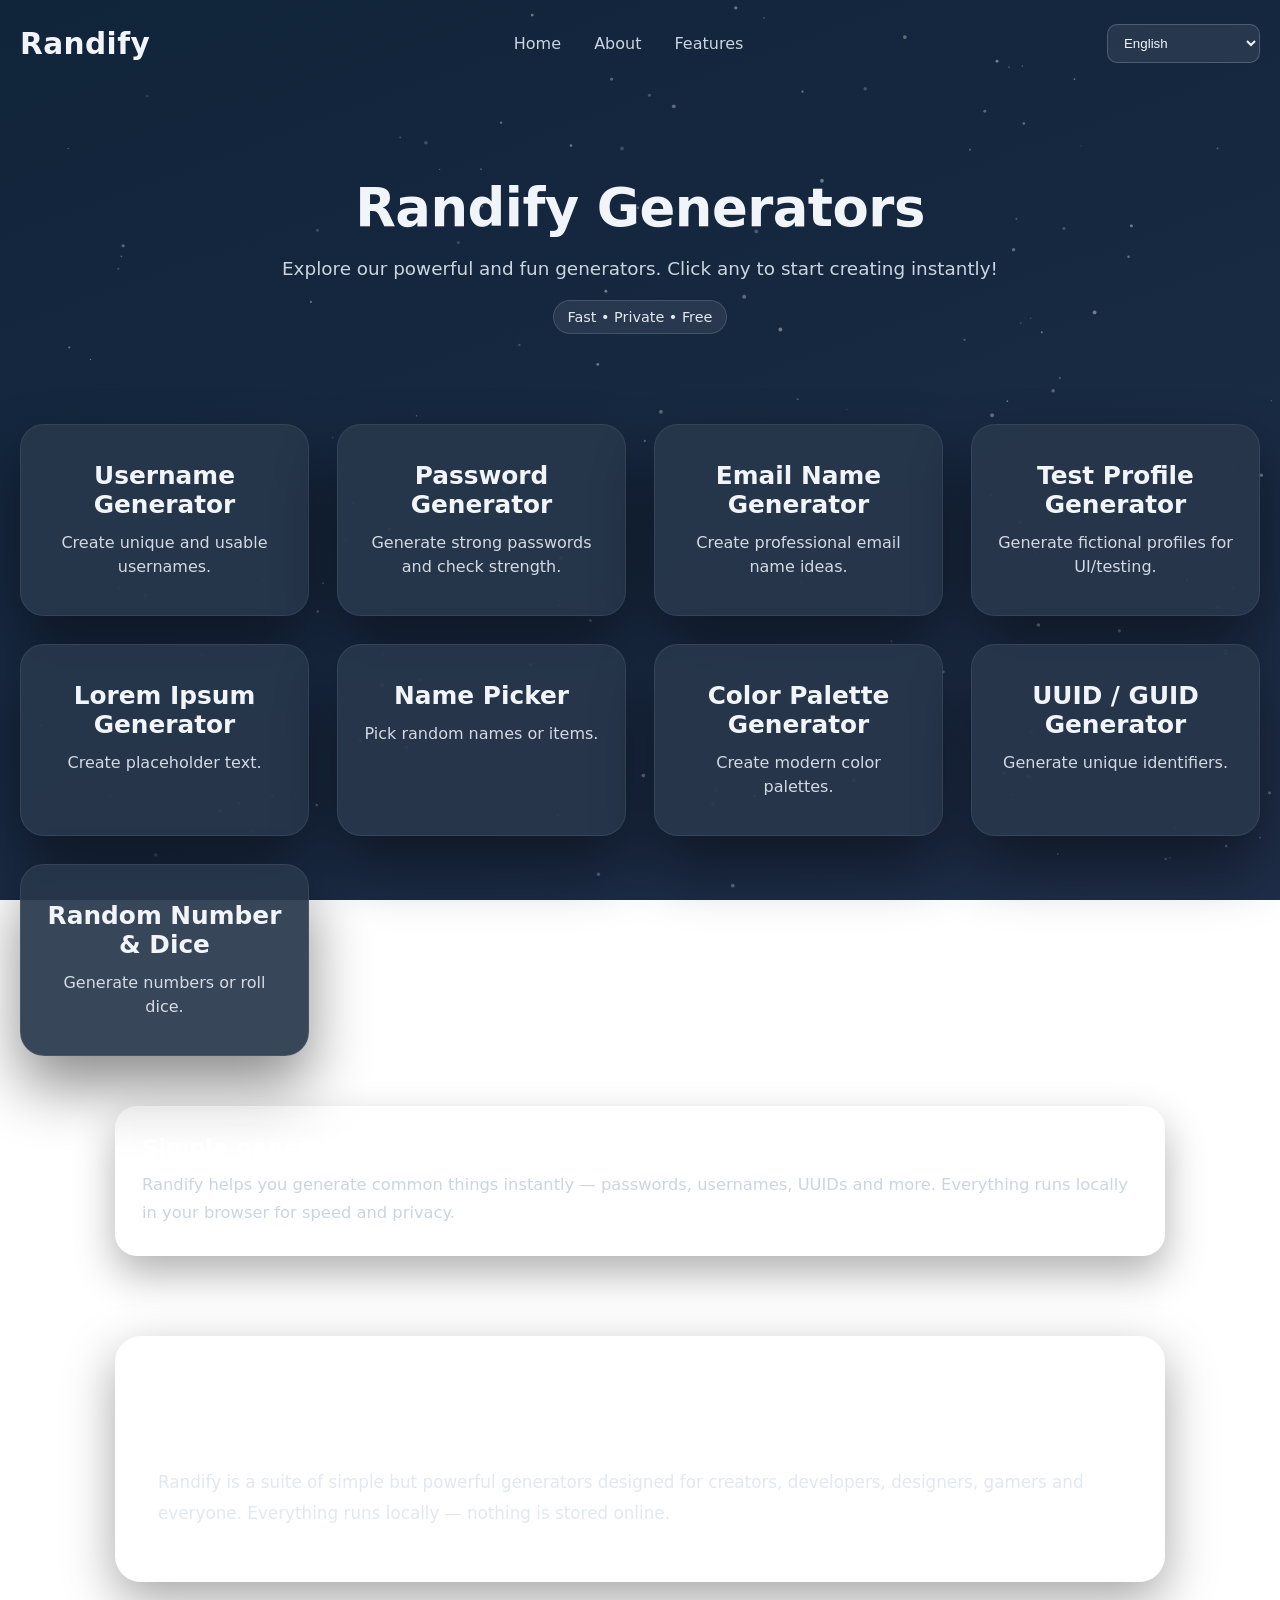
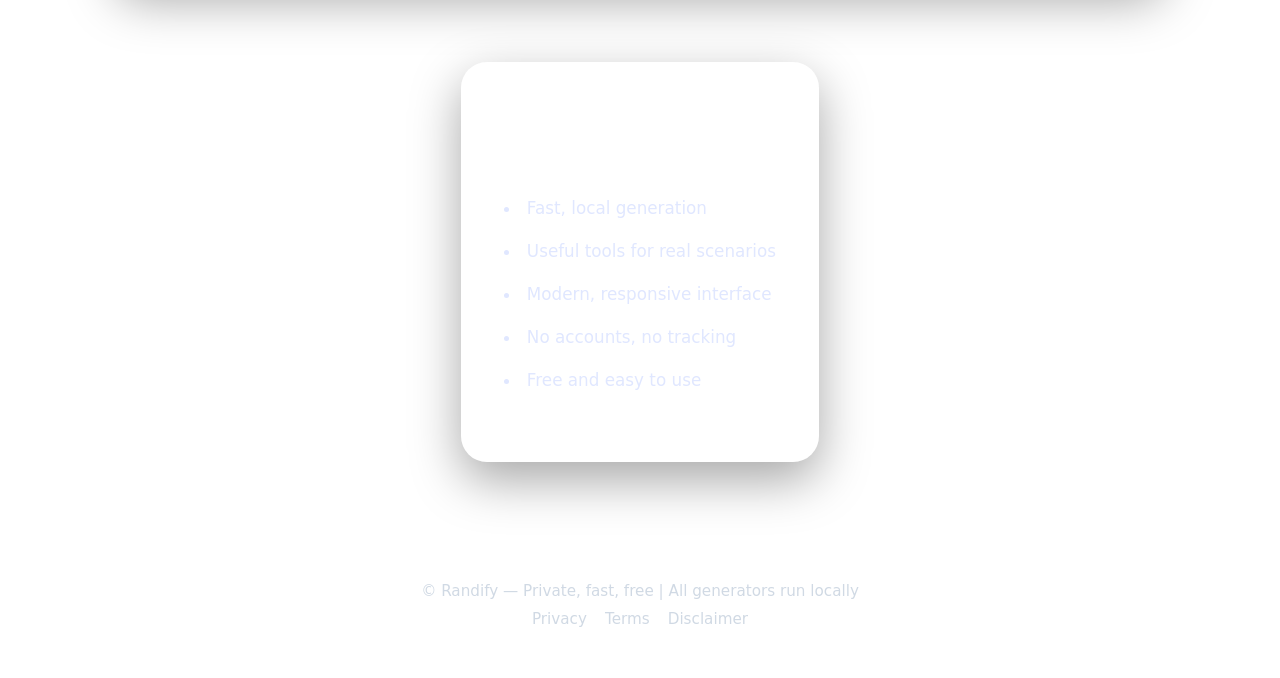
<file: index.html>
<!DOCTYPE html>
<html lang="en">
<head>
<meta charset="UTF-8">
<title>Randify — Multi Generator</title>
<meta name="viewport" content="width=device-width, initial-scale=1.0">

<meta name="description" content="Randify: fast, private, free generators. Create usernames, passwords, UUIDs, color palettes, lorem ipsum and more — locally in your browser.">
<meta name="robots" content="index,follow">
<link rel="canonical" href="index.html">

<meta property="og:title" content="Randify — Multi Generator">
<meta property="og:description" content="Fast, private, free generators — all running locally in your browser.">
<meta property="og:type" content="website">

<link rel="stylesheet" href="style.css">
</head>

<body>
<a class="skip-link" href="#main">Skip to content</a>

<canvas id="background"></canvas>

<header class="topbar">
  <div class="logo">Randify</div>

  <nav class="nav">
    <a href="index.html" data-i18n="nav_home">Home</a>
    <a href="#about" data-i18n="nav_about">About</a>
    <a href="#features" data-i18n="nav_features">Features</a>
  </nav>

  <div class="language">
    <select id="langSelect" aria-label="Language">
      <option value="en">English</option>
      <option value="zh">中文</option>
      <option value="hi">हिन्दी</option>
      <option value="es">Español</option>
      <option value="fr">Français</option>
      <option value="ar">العربية</option>
      <option value="bn">বাংলা</option>
      <option value="ru">Русский</option>
      <option value="pt">Português</option>
      <option value="id">Bahasa Indonesia</option>
    </select>
  </div>
</header>

<main id="main" class="page">

  <section class="hero">
    <h1 data-i18n="hero_title">Randify Generators</h1>
    <p data-i18n="hero_text">Explore our powerful and fun generators. Click any to start creating instantly!</p>
    <div class="hero-note" data-i18n="hero_note">Fast • Private • Free</div>
  </section>

  <section class="generators-grid" aria-label="Generators">
    <a class="gen-card gen-link" data-page="generators/username.html" href="generators/username.html">
      <h2 data-i18n="gen_username_title">Username Generator</h2>
      <p data-i18n="gen_username_desc">Create unique and usable usernames.</p>
    </a>

    <a class="gen-card gen-link" data-page="generators/password.html" href="generators/password.html">
      <h2 data-i18n="gen_password_title">Password Generator</h2>
      <p data-i18n="gen_password_desc">Generate strong passwords and check strength.</p>
    </a>

    <a class="gen-card gen-link" data-page="generators/email.html" href="generators/email.html">
      <h2 data-i18n="gen_email_title">Email Name Generator</h2>
      <p data-i18n="gen_email_desc">Create professional email name ideas.</p>
    </a>

    <a class="gen-card gen-link" data-page="generators/fakeprofile.html" href="generators/fakeprofile.html">
      <h2 data-i18n="gen_fake_title">Test Profile Generator</h2>
      <p data-i18n="gen_fake_desc">Generate fictional profiles for UI/testing.</p>
    </a>

    <a class="gen-card gen-link" data-page="generators/loremipsum.html" href="generators/loremipsum.html">
      <h2 data-i18n="gen_lorem_title">Lorem Ipsum Generator</h2>
      <p data-i18n="gen_lorem_desc">Create placeholder text.</p>
    </a>

    <a class="gen-card gen-link" data-page="generators/namepicker.html" href="generators/namepicker.html">
      <h2 data-i18n="gen_picker_title">Name Picker</h2>
      <p data-i18n="gen_picker_desc">Pick random names or items.</p>
    </a>

    <a class="gen-card gen-link" data-page="generators/colorpalette.html" href="generators/colorpalette.html">
      <h2 data-i18n="gen_color_title">Color Palette Generator</h2>
      <p data-i18n="gen_color_desc">Create modern color palettes.</p>
    </a>

    <a class="gen-card gen-link" data-page="generators/uuid.html" href="generators/uuid.html">
      <h2 data-i18n="gen_uuid_title">UUID / GUID Generator</h2>
      <p data-i18n="gen_uuid_desc">Generate unique identifiers.</p>
    </a>

    <a class="gen-card gen-link" data-page="generators/randomnumber.html" href="generators/randomnumber.html">
      <h2 data-i18n="gen_random_title">Random Number & Dice</h2>
      <p data-i18n="gen_random_desc">Generate numbers or roll dice.</p>
    </a>
  </section>

  <!-- Extra content (good for SEO / AdSense) -->
  <section class="seo-note">
    <h2 data-i18n="seo_title">Simple generators, no sign-up</h2>
    <p data-i18n="seo_text">
      Randify helps you generate common things instantly — passwords, usernames, UUIDs and more.
      Everything runs locally in your browser for speed and privacy.
    </p>
  </section>

  <section class="about" id="about">
    <h2 data-i18n="about_title">About Randify</h2>
    <p data-i18n="about_text">
      Randify is a suite of simple but powerful generators designed for creators, developers, designers, gamers and everyone.
      Everything runs locally — nothing is stored online.
    </p>
  </section>

  <section class="features" id="features">
    <h2 data-i18n="features_title">Features</h2>
    <ul>
      <li data-i18n="f1">Fast, local generation</li>
      <li data-i18n="f2">Useful tools for real scenarios</li>
      <li data-i18n="f3">Modern, responsive interface</li>
      <li data-i18n="f4">No accounts, no tracking</li>
      <li data-i18n="f5">Free and easy to use</li>
    </ul>
  </section>

</main>

<footer class="footer">
  <p data-i18n="footer">© Randify — Private, fast, free | All generators run locally</p>

  <p class="footer-links">
    <a class="legal-link" href="legal/privacy.html">Privacy</a>
    <a class="legal-link" href="legal/terms.html">Terms</a>
    <a class="legal-link" href="legal/disclaimer.html">Disclaimer</a>
  </p>
</footer>

<script src="shared/i18n.js"></script>
<script src="shared/lang.js"></script>
<script src="shared/background-home.js"></script>

</body>
</html>
</file>
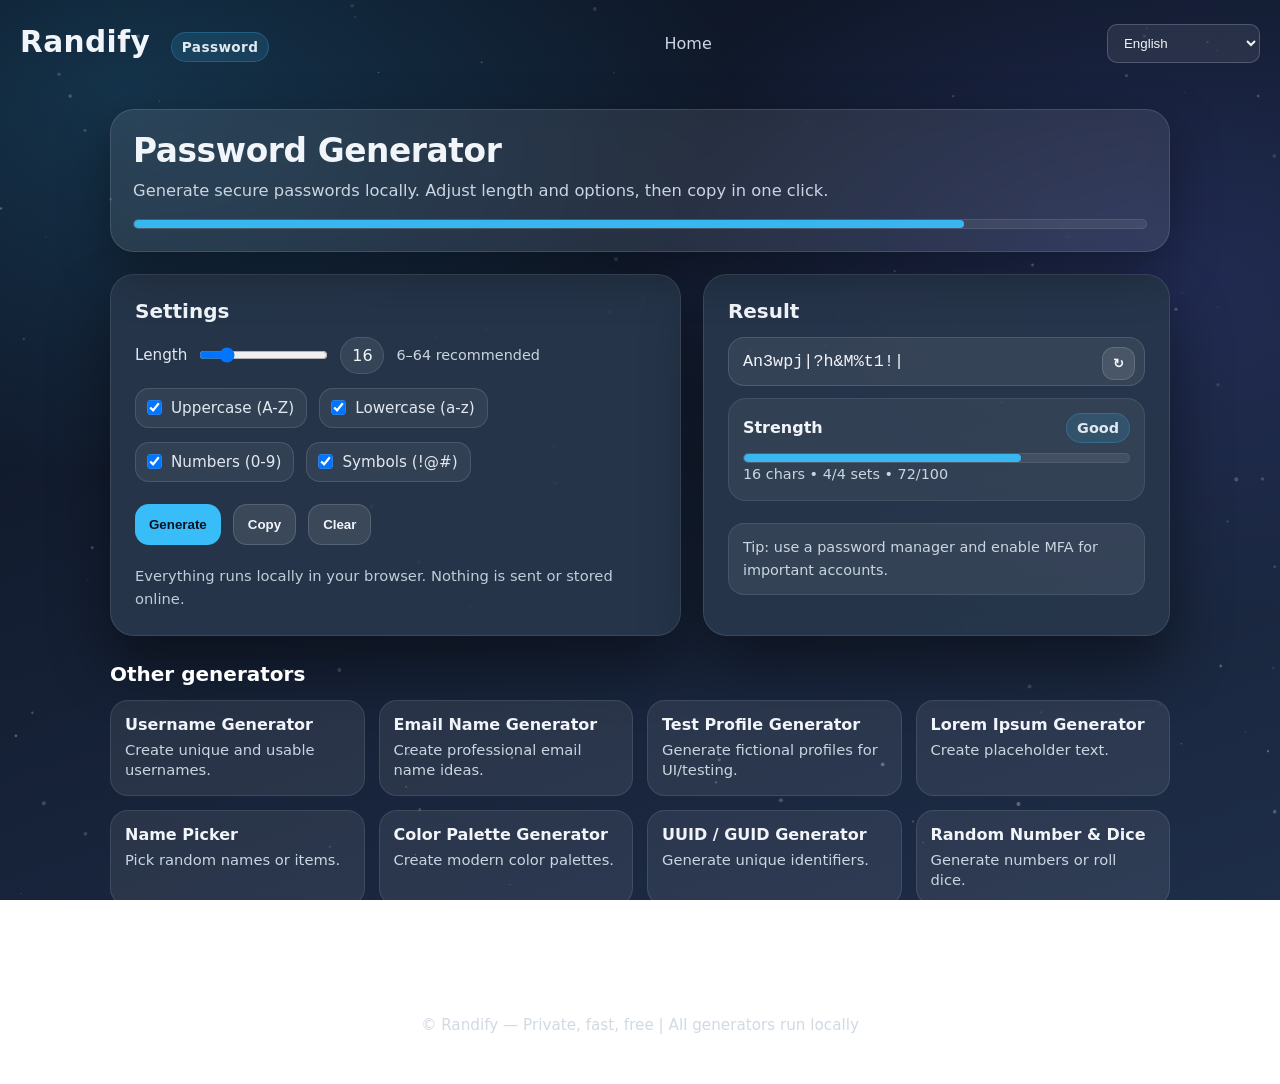
<file: generators/password.html>
<!DOCTYPE html>
<html lang="en">
<head>
<meta charset="UTF-8" />
<meta name="viewport" content="width=device-width, initial-scale=1.0" />
<title>Randify — Password Generator</title>

<link rel="stylesheet" href="../style.css">
<link rel="stylesheet" href="generators-base.css">
<link rel="stylesheet" href="themes/password.css">
</head>

<body>
<div id="bg-layer" aria-hidden="true"></div>
<canvas id="particles" aria-hidden="true"></canvas>

<header class="topbar">
  <div class="logo">
    Randify <span class="badge" data-i18n="pw_badge">Password</span>
  </div>

  <nav class="nav">
    <a id="homeLink" href="../index.html" data-i18n="nav_home">Home</a>
  </nav>

  <div class="language">
    <select id="langSelect" aria-label="Language">
      <option value="en">English</option>
      <option value="zh">中文</option>
      <option value="hi">हिन्दी</option>
      <option value="es">Español</option>
      <option value="fr">Français</option>
      <option value="ar">العربية</option>
      <option value="bn">বাংলা</option>
      <option value="ru">Русский</option>
      <option value="pt">Português</option>
      <option value="id">Bahasa Indonesia</option>
    </select>
  </div>
</header>

<main class="page">

  <section class="header-card">
    <h1 data-i18n="pw_title">Password Generator</h1>
    <p data-i18n="pw_subtitle">
      Generate secure passwords locally. Adjust length and options, then copy in one click.
    </p>
    <div class="strength-strip" aria-label="strength strip">
      <div class="strength-bar" id="strengthBar"></div>
    </div>
  </section>

  <section class="tool" aria-label="Password tool">
    <!-- SETTINGS -->
    <div class="panel">
      <h2 data-i18n="common_settings">Settings</h2>

      <div class="controls">
        <div class="row">
          <label for="len" data-i18n="pw_len">Length</label>
          <input id="len" type="range" min="6" max="64" value="16">
          <div class="chip"><span id="lenVal">16</span></div>
          <span class="small" data-i18n="pw_len_hint">6–64 recommended</span>
        </div>

        <div class="row">
          <div class="switch">
            <input id="upper" type="checkbox" checked>
            <label for="upper" data-i18n="pw_upper">Uppercase (A-Z)</label>
          </div>
          <div class="switch">
            <input id="lower" type="checkbox" checked>
            <label for="lower" data-i18n="pw_lower">Lowercase (a-z)</label>
          </div>
        </div>

        <div class="row">
          <div class="switch">
            <input id="nums" type="checkbox" checked>
            <label for="nums" data-i18n="pw_numbers">Numbers (0-9)</label>
          </div>
          <div class="switch">
            <input id="syms" type="checkbox" checked>
            <label for="syms" data-i18n="pw_symbols">Symbols (!@#)</label>
          </div>
        </div>

        <div class="actions">
          <button id="genBtn" type="button" data-i18n="common_generate">Generate</button>
          <button id="copyBtn" type="button" class="secondary" data-i18n="common_copy">Copy</button>
          <button id="clearBtn" type="button" class="secondary" data-i18n="common_clear">Clear</button>
        </div>

        <div class="hint" data-i18n="common_privacy">
          Everything runs locally in your browser. Nothing is sent or stored online.
        </div>
      </div>
    </div>

    <!-- RESULT -->
    <div class="panel">
      <h2 data-i18n="common_result">Result</h2>

      <div class="output">
        <div class="pw-output">
          <div id="pw" class="output-box" aria-live="polite">—</div>
          <button class="mini" id="regenMini" title="Generate">↻</button>
        </div>

        <div class="meter">
          <div class="meter-top">
            <div class="meter-title" data-i18n="pw_strength">Strength</div>
            <div class="meter-badge" id="meterBadge">—</div>
          </div>
          <div class="meter-track">
            <div class="meter-fill" id="meterFill"></div>
          </div>
          <div class="small" id="meterInfo"></div>
        </div>

        <div class="notice">
          <div class="small">
            Tip: use a password manager and enable MFA for important accounts.
          </div>
        </div>
      </div>
    </div>
  </section>

  <!-- OTHER GENERATORS (ALL except password) -->
  <section class="other" aria-label="Other generators">
    <h2 data-i18n="other_generators">Other generators</h2>

    <div class="other-grid">
      <a class="gen-link" data-page="username.html" href="username.html">
        <div class="t" data-i18n="gen_username_title">Username Generator</div>
        <div class="d" data-i18n="gen_username_desc">Create unique and usable usernames.</div>
      </a>

      <a class="gen-link" data-page="email.html" href="email.html">
        <div class="t" data-i18n="gen_email_title">Email Name Generator</div>
        <div class="d" data-i18n="gen_email_desc">Create professional email name ideas.</div>
      </a>

      <a class="gen-link" data-page="fakeprofile.html" href="fakeprofile.html">
        <div class="t" data-i18n="gen_fake_title">Test Profile Generator</div>
        <div class="d" data-i18n="gen_fake_desc">Generate fictional profiles for UI/testing.</div>
      </a>

      <a class="gen-link" data-page="loremipsum.html" href="loremipsum.html">
        <div class="t" data-i18n="gen_lorem_title">Lorem Ipsum Generator</div>
        <div class="d" data-i18n="gen_lorem_desc">Create placeholder text.</div>
      </a>

      <a class="gen-link" data-page="namepicker.html" href="namepicker.html">
        <div class="t" data-i18n="gen_picker_title">Name Picker</div>
        <div class="d" data-i18n="gen_picker_desc">Pick random names or items.</div>
      </a>

      <a class="gen-link" data-page="colorpalette.html" href="colorpalette.html">
        <div class="t" data-i18n="gen_color_title">Color Palette Generator</div>
        <div class="d" data-i18n="gen_color_desc">Create modern color palettes.</div>
      </a>

      <a class="gen-link" data-page="uuid.html" href="uuid.html">
        <div class="t" data-i18n="gen_uuid_title">UUID / GUID Generator</div>
        <div class="d" data-i18n="gen_uuid_desc">Generate unique identifiers.</div>
      </a>

      <a class="gen-link" data-page="randomnumber.html" href="randomnumber.html">
        <div class="t" data-i18n="gen_random_title">Random Number & Dice</div>
        <div class="d" data-i18n="gen_random_desc">Generate numbers or roll dice.</div>
      </a>
    </div>
  </section>

</main>

<footer class="footer">
  <p data-i18n="footer">© Randify — Private, fast, free | All generators run locally</p>
</footer>

<script src="../shared/i18n.js"></script>
<script src="../shared/lang.js"></script>
<script src="../shared/background-generator.js"></script>

<script>
/* ============================
   PASSWORD GENERATOR (local)
============================ */
const len = document.getElementById("len");
const lenVal = document.getElementById("lenVal");
const upper = document.getElementById("upper");
const lower = document.getElementById("lower");
const nums  = document.getElementById("nums");
const syms  = document.getElementById("syms");

const pwEl = document.getElementById("pw");
const genBtn = document.getElementById("genBtn");
const regenMini = document.getElementById("regenMini");
const copyBtn = document.getElementById("copyBtn");
const clearBtn = document.getElementById("clearBtn");

const meterFill = document.getElementById("meterFill");
const meterBadge = document.getElementById("meterBadge");
const meterInfo = document.getElementById("meterInfo");
const strengthBar = document.getElementById("strengthBar");

function randInt(max){
  const a = new Uint32Array(1);
  crypto.getRandomValues(a);
  return a[0] % max;
}

function pickChar(str){ return str[randInt(str.length)]; }

const SETS = {
  upper: "ABCDEFGHIJKLMNOPQRSTUVWXYZ",
  lower: "abcdefghijklmnopqrstuvwxyz",
  nums:  "0123456789",
  syms:  "!@#$%^&*()-_=+[]{};:,.?/|~"
};

function buildPool(){
  let pool = "";
  if (upper.checked) pool += SETS.upper;
  if (lower.checked) pool += SETS.lower;
  if (nums.checked)  pool += SETS.nums;
  if (syms.checked)  pool += SETS.syms;
  return pool;
}

function shuffle(arr){
  for (let i = arr.length - 1; i > 0; i--) {
    const j = randInt(i + 1);
    [arr[i], arr[j]] = [arr[j], arr[i]];
  }
  return arr;
}

function generate(){
  const L = parseInt(len.value, 10);
  lenVal.textContent = String(L);

  const pool = buildPool();
  if (!pool) {
    // force lowercase if nothing selected
    lower.checked = true;
    return generate();
  }

  // Ensure at least one from each selected set
  const parts = [];
  if (upper.checked) parts.push(pickChar(SETS.upper));
  if (lower.checked) parts.push(pickChar(SETS.lower));
  if (nums.checked)  parts.push(pickChar(SETS.nums));
  if (syms.checked)  parts.push(pickChar(SETS.syms));

  while (parts.length < L) parts.push(pickChar(pool));
  shuffle(parts);

  const pw = parts.join("").slice(0, L);
  pwEl.textContent = pw;
  updateMeter(pw);
}

function scorePassword(pw){
  let score = 0;
  const L = pw.length;

  const hasU = /[A-Z]/.test(pw);
  const hasL = /[a-z]/.test(pw);
  const hasN = /[0-9]/.test(pw);
  const hasS = /[^A-Za-z0-9]/.test(pw);

  const variety = [hasU, hasL, hasN, hasS].filter(Boolean).length;

  // length contribution (up to 50)
  score += Math.min(50, L * 2);

  // variety contribution (up to 40)
  score += variety * 10;

  // penalty for repeats (simple)
  if (/(.)\1\1/.test(pw)) score -= 10;

  score = Math.max(0, Math.min(100, score));
  return { score, variety, L };
}

function getText(key){
  const lang = document.documentElement.lang || "en";
  const dict = (window.RANDIFY_I18N && window.RANDIFY_I18N[lang]) || (window.RANDIFY_I18N && window.RANDIFY_I18N.en) || {};
  return dict[key] || key;
}

function labelFor(score){
  if (score < 35) return getText("s_weak");
  if (score < 55) return getText("s_ok");
  if (score < 75) return getText("s_good");
  return getText("s_strong");
}

function updateMeter(pw){
  const { score, variety, L } = scorePassword(pw);
  meterFill.style.width = score + "%";
  strengthBar.style.width = Math.min(100, score + 10) + "%";
  meterBadge.textContent = labelFor(score);
  meterInfo.textContent = `${L} chars • ${variety}/4 sets • ${score}/100`;
}

async function copyPw(){
  const txt = pwEl.textContent || "";
  if (!txt || txt === "—") return;
  try{
    await navigator.clipboard.writeText(txt);
    meterBadge.textContent = getText("copied");
    setTimeout(()=>updateMeter(txt), 700);
  } catch {}
}

function clearAll(){
  pwEl.textContent = "—";
  meterFill.style.width = "0%";
  strengthBar.style.width = "0%";
  meterBadge.textContent = "—";
  meterInfo.textContent = "";
}

len.addEventListener("input", generate);
upper.addEventListener("change", generate);
lower.addEventListener("change", generate);
nums.addEventListener("change", generate);
syms.addEventListener("change", generate);

genBtn.addEventListener("click", generate);
regenMini.addEventListener("click", generate);
copyBtn.addEventListener("click", copyPw);
clearBtn.addEventListener("click", clearAll);

// init
generate();
</script>
</body>
</html>
</file>
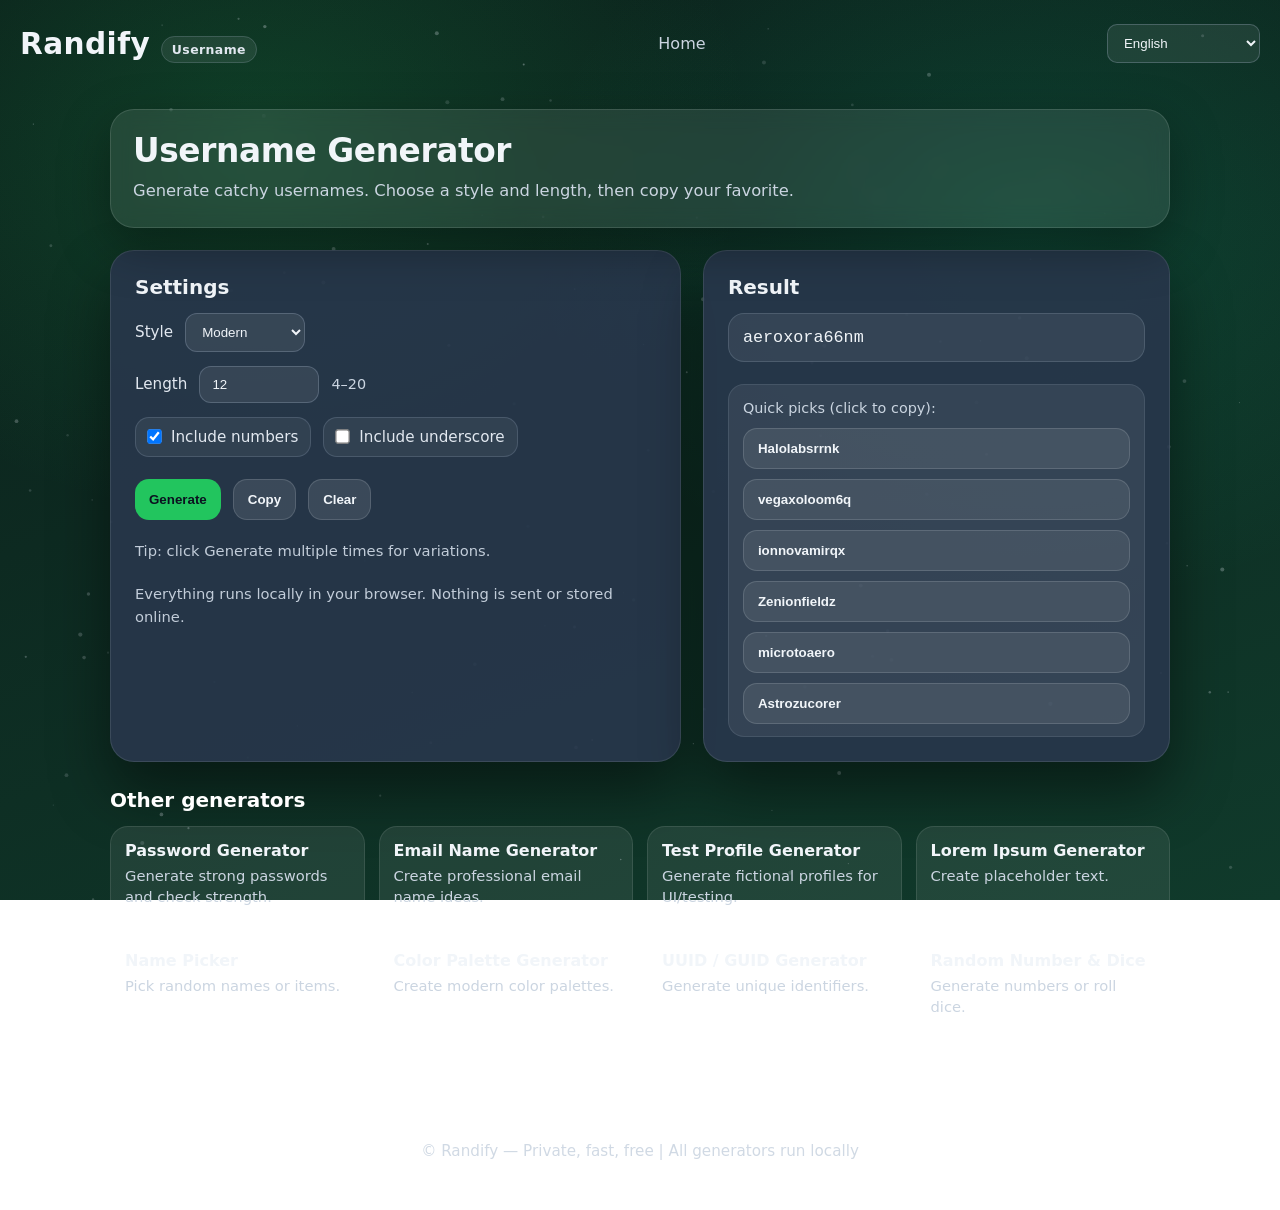
<file: generators/username.html>
<!DOCTYPE html>
<html lang="en">
<head>
<meta charset="UTF-8" />
<meta name="viewport" content="width=device-width, initial-scale=1.0" />
<title>Randify — Username Generator</title>

<link rel="stylesheet" href="../style.css">
<link rel="stylesheet" href="generators-base.css">
<link rel="stylesheet" href="themes/username.css">
</head>

<body>
<div id="bg-layer" aria-hidden="true"></div>
<canvas id="particles" aria-hidden="true"></canvas>

<header class="topbar">
  <div class="logo">
    Randify <span class="badge" data-i18n="un_badge">Username</span>
  </div>

  <nav class="nav">
    <a id="homeLink" href="../index.html" data-i18n="nav_home">Home</a>
  </nav>

  <div class="language">
    <select id="langSelect" aria-label="Language">
      <option value="en">English</option>
      <option value="zh">中文</option>
      <option value="hi">हिन्दी</option>
      <option value="es">Español</option>
      <option value="fr">Français</option>
      <option value="ar">العربية</option>
      <option value="bn">বাংলা</option>
      <option value="ru">Русский</option>
      <option value="pt">Português</option>
      <option value="id">Bahasa Indonesia</option>
    </select>
  </div>
</header>

<main class="page">

  <section class="header-card">
    <h1 data-i18n="un_title">Username Generator</h1>
    <p data-i18n="un_subtitle">
      Generate catchy usernames. Choose a style and length, then copy your favorite.
    </p>
  </section>

  <section class="tool" aria-label="Username tool">
    <!-- SETTINGS -->
    <div class="panel">
      <h2 data-i18n="common_settings">Settings</h2>

      <div class="controls">
        <div class="row" style="width:100%;">
          <label for="style" data-i18n="un_style">Style</label>
          <select id="style">
            <option value="modern" data-i18n="un_style_modern">Modern</option>
            <option value="gamer" data-i18n="un_style_gamer">Gamer</option>
            <option value="cute" data-i18n="un_style_cute">Cute</option>
            <option value="pro" data-i18n="un_style_pro">Professional</option>
          </select>
        </div>

        <div class="row">
          <label for="length" data-i18n="un_length">Length</label>
          <input id="length" type="number" min="4" max="20" value="12">
          <span class="small">4–20</span>
        </div>

        <div class="row">
          <div class="switch">
            <input id="numbers" type="checkbox" checked>
            <label for="numbers" data-i18n="un_include_numbers">Include numbers</label>
          </div>

          <div class="switch">
            <input id="underscore" type="checkbox">
            <label for="underscore" data-i18n="un_include_underscore">Include underscore</label>
          </div>
        </div>

        <div class="actions">
          <button id="generateBtn" type="button" data-i18n="common_generate">Generate</button>
          <button id="copyBtn" type="button" class="secondary" data-i18n="common_copy">Copy</button>
          <button id="clearBtn" type="button" class="secondary" data-i18n="common_clear">Clear</button>
        </div>

        <div class="hint" data-i18n="un_output_hint">
          Tip: click Generate multiple times for variations.
        </div>

        <div class="hint" data-i18n="common_privacy">
          Everything runs locally in your browser. Nothing is sent or stored online.
        </div>
      </div>
    </div>

    <!-- RESULT -->
    <div class="panel">
      <h2 data-i18n="common_result">Result</h2>

      <div class="output">
        <div id="out" class="output-box" aria-live="polite">—</div>

        <div class="notice" id="ideasBox">
          <div class="small" style="margin-bottom:8px;">Quick picks (click to copy):</div>
          <div id="ideas" style="display:flex;flex-direction:column;gap:10px;"></div>
        </div>
      </div>
    </div>
  </section>

  <!-- OTHER GENERATORS (ALL except username) -->
  <section class="other" aria-label="Other generators">
    <h2 data-i18n="other_generators">Other generators</h2>

    <div class="other-grid">
      <a class="gen-link" data-page="password.html" href="password.html">
        <div class="t" data-i18n="gen_password_title">Password Generator</div>
        <div class="d" data-i18n="gen_password_desc">Generate strong passwords and check strength.</div>
      </a>

      <a class="gen-link" data-page="email.html" href="email.html">
        <div class="t" data-i18n="gen_email_title">Email Name Generator</div>
        <div class="d" data-i18n="gen_email_desc">Create professional email name ideas.</div>
      </a>

      <a class="gen-link" data-page="fakeprofile.html" href="fakeprofile.html">
        <div class="t" data-i18n="gen_fake_title">Test Profile Generator</div>
        <div class="d" data-i18n="gen_fake_desc">Generate fictional profiles for UI/testing.</div>
      </a>

      <a class="gen-link" data-page="loremipsum.html" href="loremipsum.html">
        <div class="t" data-i18n="gen_lorem_title">Lorem Ipsum Generator</div>
        <div class="d" data-i18n="gen_lorem_desc">Create placeholder text.</div>
      </a>

      <a class="gen-link" data-page="namepicker.html" href="namepicker.html">
        <div class="t" data-i18n="gen_picker_title">Name Picker</div>
        <div class="d" data-i18n="gen_picker_desc">Pick random names or items.</div>
      </a>

      <a class="gen-link" data-page="colorpalette.html" href="colorpalette.html">
        <div class="t" data-i18n="gen_color_title">Color Palette Generator</div>
        <div class="d" data-i18n="gen_color_desc">Create modern color palettes.</div>
      </a>

      <a class="gen-link" data-page="uuid.html" href="uuid.html">
        <div class="t" data-i18n="gen_uuid_title">UUID / GUID Generator</div>
        <div class="d" data-i18n="gen_uuid_desc">Generate unique identifiers.</div>
      </a>

      <a class="gen-link" data-page="randomnumber.html" href="randomnumber.html">
        <div class="t" data-i18n="gen_random_title">Random Number & Dice</div>
        <div class="d" data-i18n="gen_random_desc">Generate numbers or roll dice.</div>
      </a>
    </div>
  </section>

</main>

<footer class="footer">
  <p data-i18n="footer">© Randify — Private, fast, free | All generators run locally</p>
</footer>

<script src="../shared/i18n.js"></script>
<script src="../shared/lang.js"></script>
<script src="../shared/background-generator.js"></script>

<script>
/* USERNAME GENERATOR (local) — Ultra variety version
   - Generates tens of thousands of combos via syllables (feels like 2000+ “words” per theme)
   - Better length fitting without making “same name but shorter/longer”
*/

const out = document.getElementById("out");
const ideas = document.getElementById("ideas");

const styleEl = document.getElementById("style");
const lengthEl = document.getElementById("length");
const numbersEl = document.getElementById("numbers");
const underscoreEl = document.getElementById("underscore");

const generateBtn = document.getElementById("generateBtn");
const copyBtn = document.getElementById("copyBtn");
const clearBtn = document.getElementById("clearBtn");

/* ===== Crypto random helpers ===== */
function randInt(max){
  const a = new Uint32Array(1);
  crypto.getRandomValues(a);
  return a[0] % max;
}
function pick(arr){ return arr[randInt(arr.length)]; }
function chance(p){ return randInt(1000) < Math.floor(p * 1000); } // p in [0..1]

/* ===== Syllable pools (compact but combinatorially huge) =====
   With 30–60 syllables per bucket, combinations explode:
   e.g. 40*40*40 = 64k base combos, per style.
*/
const POOLS = {
  modern: {
    pre: ["neo","nova","zen","aero","byte","pix","quanta","luma","vivid","echo","orbit","pulse","flux","alpha","meta","hyper","proto","astro","cyber","terra","nexa","kairo","synth","glow","drift","aura","ion","vanta","rune","vega","spar","volt","micro","macro","prism","halo","rift","skyl","core","shift"],
    mid: ["li","na","ra","xo","va","fi","to","mi","ka","no","ri","sa","lo","zu","ne","zi","qua","tri","syn","tek","gen","mor","dax","lyn","phi","vox","zen","ark","ion","son","bit","pix","lux","nova","aero","nex","ora","ume","ori","eva","sol"],
    suf: ["lab","core","hub","forge","wave","node","craft","works","studio","shift","stack","grid","verse","point","field","scope","spark","mint","link","pulse","dock","system","byte","cloud","base","pilot","echo","flow","frame","drive","atlas","zone","room","lane","kit","gate","stream","labs","desk","loom"]
  },

  gamer: {
    pre: ["shadow","blaze","frost","venom","raven","viper","storm","ember","phantom","skull","rogue","reaper","wrath","dragon","hunter","nexus","night","iron","steel","toxic","savage","silent","grim","chaos","inferno","crypt","thorn","omega","alpha","nova","void","dread","arc","hex","spectre","bullet","sniper","claw","wolf","titan"],
    mid: ["ax","zor","rin","tek","ven","dra","mor","kan","shi","kai","tor","xen","nez","ra","va","lo","zar","kr","yx","vex","grim","rage","crit","combo","clutch","frag","ping","rank","carry","gg","pro","aim","head","shot","bot","meta","zone","arc","core"],
    suf: ["king","queen","slayer","strike","legend","master","boss","squad","arena","prime","shadow","mode","force","clan","pack","guild","ops","unit","blade","storm","wrath","fang","doom","guard","sniper","rider","walker","brawler","runner","agent","scope","skill","grind","carry","gg","elite","rank","champ","valor"]
  },

  cute: {
    pre: ["bunny","mochi","peach","kitty","panda","chibi","bubble","cocoa","mango","tofu","daisy","lily","sunny","straw","berry","pinky","cloud","honey","miffy","spark","teddy","puff","cookie","mimi","boba","kiki","nini","lulu","poppy","bloom","snug","marsh","cup","angel","pixie","sugar","minty","happy","smol","lovely"],
    mid: ["pi","mi","chi","po","lu","na","ri","za","yo","mo","bo","li","ki","ni","fi","fu","ta","to","ra","la","pe","be","da","di","ko","ku","me","ne","no","nu","wa","we","wi","wo","ya","ye","yi","yu","za","zu"],
    suf: ["sparkle","snuggle","giggle","beans","cupcake","pops","kisses","sprout","puff","bloom","treat","smile","magic","dream","honey","star","petal","fluff","cookie","muffin","boba","angel","rain","sun","pearl","glitter","candy","sweet","kitty","panda","daisy","lily","berry","mochi","cloud","hug","wink","joy","love","shine"]
  },

  pro: {
    pre: ["alex","sam","jordan","taylor","casey","morgan","jamie","chris","drew","pat","lee","kim","ad","brand","studio","design","dev","team","office","work","project","digital","media","global","prime","core","north","south","west","east","urban","solid","smart","clear","focus","nova","blue","green","gold","silver","alpha"],
    mid: ["co","pro","lab","studio","work","desk","hq","ops","support","help","mail","team","group","dev","design","digital","media","consult","cloud","stack","base","core","link","flow","build","works","north","prime","clear","smart","pilot","line","wave","point","scope","field","unit","space","hub","room"],
    suf: ["official","work","mail","desk","hq","group","agency","digital","creative","labs","consult","studio","ops","support","co","services","global","partners","team","office","pro","design","dev","media","network","solutions","systems","company","studio","works","lab","group","site","hub","desk","care","help","center","admin","portal"]
  }
};

/* ===== Build a base username that really changes with length ===== */
function buildBase(style, targetLen){
  const p = POOLS[style] || POOLS.modern;

  // Choose pattern based on length so “short” and “long” look different
  const patternsShort = [
    () => pick(p.pre) + pick(p.mid),
    () => pick(p.pre),
    () => pick(p.mid) + pick(p.suf),
  ];
  const patternsMed = [
    () => pick(p.pre) + pick(p.mid) + pick(p.suf),
    () => pick(p.pre) + pick(p.suf),
    () => pick(p.pre) + pick(p.mid) + pick(p.mid),
  ];
  const patternsLong = [
    () => pick(p.pre) + pick(p.mid) + pick(p.mid) + pick(p.suf),
    () => pick(p.pre) + pick(p.mid) + pick(p.suf) + pick(p.mid),
    () => pick(p.pre) + pick(p.suf) + pick(p.mid) + pick(p.suf),
  ];

  let raw;
  if (targetLen <= 8) raw = pick(patternsShort)();
  else if (targetLen <= 13) raw = pick(patternsMed)();
  else raw = pick(patternsLong)();

  // occasional CamelCase for modern/pro
  if ((style === "modern" || style === "pro") && chance(0.25)) {
    raw = raw.charAt(0).toUpperCase() + raw.slice(1);
  }

  // clean
  raw = raw.replace(/\s+/g, "");
  return raw;
}

/* ===== Decorations (underscore / numbers) that still respect length ===== */
function decorate(str){
  let s = str;

  // underscore insertion (only if allowed)
  if (underscoreEl.checked && chance(0.35)) {
    const pos = Math.max(2, Math.min(s.length - 2, 2 + randInt(Math.max(3, s.length - 4))));
    s = s.slice(0, pos) + "_" + s.slice(pos);
  }

  // numbers suffix (only if allowed)
  if (numbersEl.checked && chance(0.55)) {
    const mode = randInt(4);
    if (mode === 0) s += (1 + randInt(9));                // 1 digit
    else if (mode === 1) s += (10 + randInt(90));         // 2 digits
    else if (mode === 2) s += (100 + randInt(900));       // 3 digits
    else s += (2000 + randInt(30));                       // year-ish
  }

  return s;
}

/* ===== Fit to length without making it look like a cropped version ===== */
function fitToLength(str, targetLen){
  // If too long: instead of slicing brutal, regenerate a smaller-looking structure
  if (str.length > targetLen) {
    // smart trim: prefer removing suffix chunks or mid chunks before hard slice
    let s = str;

    // remove trailing digits if any (keep if it helps meet length)
    if (s.length - targetLen >= 2) s = s.replace(/[0-9]+$/, "");

    // remove underscores if present and too long
    if (s.length > targetLen) s = s.replace(/_/g, "");

    // if still long, take a centered slice (looks less “always same prefix”)
    if (s.length > targetLen) {
      const extra = s.length - targetLen;
      const start = Math.max(0, Math.floor(extra / 2));
      s = s.slice(start, start + targetLen);
    }
    return s;
  }

  // If too short: pad with style-consistent mini syllables (not xxxxx)
  if (str.length < targetLen) {
    const pads = ["x","z","v","q","k","n","r","m"];
    let s = str;
    while (s.length < targetLen) {
      const add = pick(pads);
      // avoid adding digits/underscore if options off
      if ((add === "_" && !underscoreEl.checked)) continue;
      s += add;
    }
    return s;
  }

  return str;
}

function generateOne(){
  const style = styleEl.value;
  let len = parseInt(lengthEl.value, 10);
  if (Number.isNaN(len)) len = 12;
  len = Math.max(4, Math.min(20, len));
  lengthEl.value = len;

  let base = buildBase(style, len);
  let u = decorate(base);

  // Apply option constraints
  if (!underscoreEl.checked) u = u.replace(/_/g, "");
  if (!numbersEl.checked) u = u.replace(/[0-9]/g, "");

  // final fit
  u = fitToLength(u, len);

  // ultra safety
  if (!u) u = "user" + (10 + randInt(90));
  return u;
}

/* ===== UI rendering ===== */
function renderIdeas(list){
  ideas.innerHTML = "";
  list.forEach((txt) => {
    const b = document.createElement("button");
    b.type = "button";
    b.className = "secondary";
    b.style.textAlign = "left";
    b.style.padding = "12px 14px";
    b.style.borderRadius = "14px";
    b.style.width = "100%";
    b.style.border = "1px solid rgba(255,255,255,0.14)";
    b.style.background = "rgba(255,255,255,0.08)";
    b.style.color = "#f1f5f9";
    b.textContent = txt;

    b.addEventListener("click", async () => {
      try { await navigator.clipboard.writeText(txt); } catch {}
      out.textContent = txt;
    });

    ideas.appendChild(b);
  });
}

function generate(){
  const main = generateOne();
  out.textContent = main;

  const set = new Set();
  set.add(main);
  while (set.size < 7) set.add(generateOne()); // 1 main + 6 ideas

  const list = Array.from(set).slice(1);
  renderIdeas(list);
}

async function copyMain(){
  const txt = out.textContent || "";
  if (!txt || txt === "—") return;
  try{ await navigator.clipboard.writeText(txt); } catch {}
}

function clearAll(){
  out.textContent = "—";
  ideas.innerHTML = "";
}

generateBtn.addEventListener("click", generate);
copyBtn.addEventListener("click", copyMain);
clearBtn.addEventListener("click", clearAll);

// init
generate();
</script>
</body>
</html>
</file>
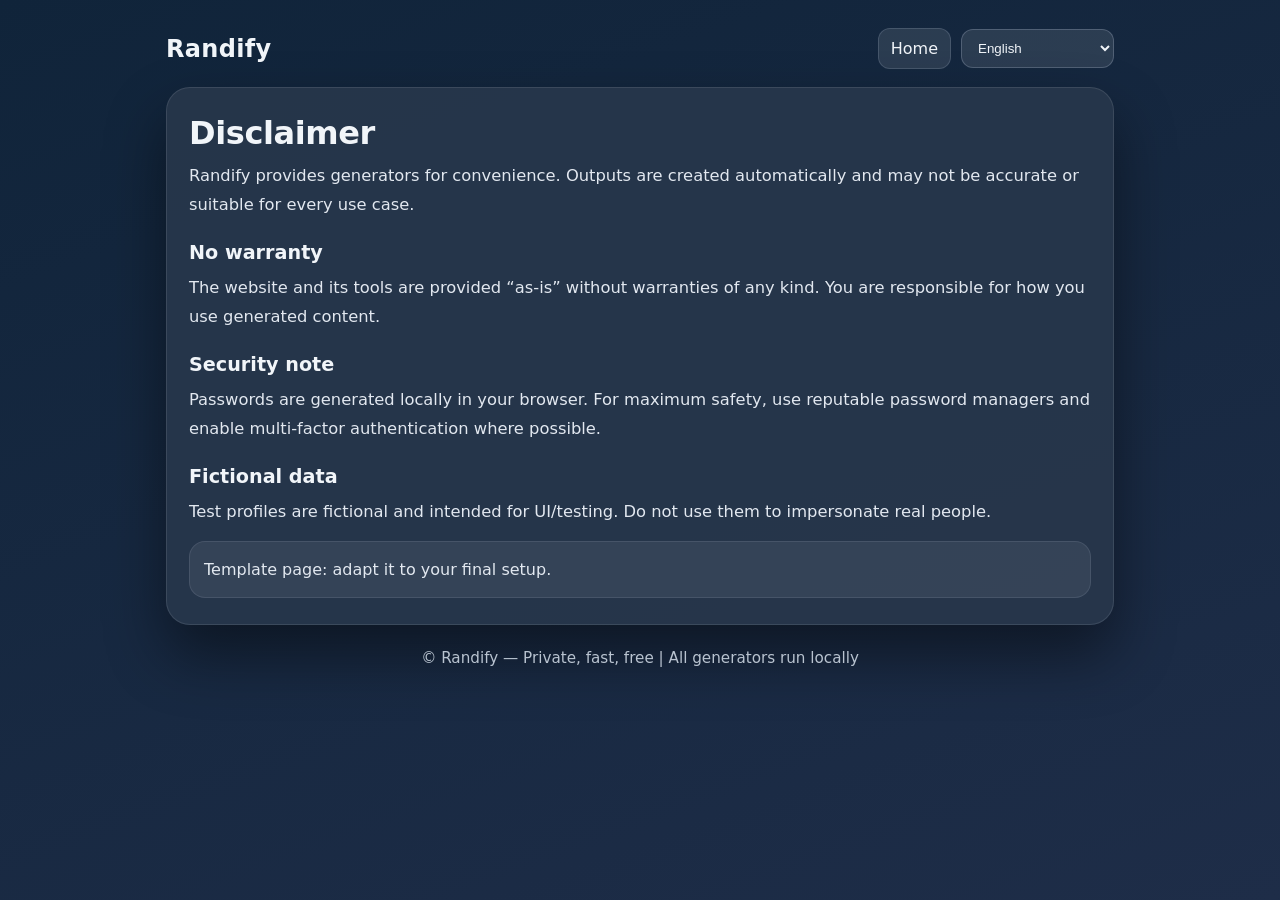
<file: legal/disclaimer.html>
<!doctype html>
<html lang="en">
<head>
<meta charset="utf-8">
<meta name="viewport" content="width=device-width,initial-scale=1">
<title>Randify — Disclaimer</title>
<style>
  *{box-sizing:border-box;margin:0;padding:0}
  body{font-family:system-ui,-apple-system,BlinkMacSystemFont,sans-serif;min-height:100vh;color:#f1f5f9;background:#0b1220;overflow-x:hidden}
  #bg{position:fixed;inset:0;z-index:-1;background:linear-gradient(160deg,#10243a,#1e2d48)}
  .wrap{max-width:980px;margin:0 auto;padding:28px 16px 70px;display:flex;flex-direction:column;gap:18px}
  .top{display:flex;justify-content:space-between;align-items:center;gap:12px;flex-wrap:wrap}
  .brand{font-weight:800;font-size:1.5rem;letter-spacing:.3px}
  .actions{display:flex;gap:10px;flex-wrap:wrap;align-items:center;justify-content:flex-end}
  a.btn{text-decoration:none;color:#f1f5f9;padding:10px 12px;border-radius:12px;background:rgba(255,255,255,0.10);border:1px solid rgba(148,163,184,0.25)}
  a.btn:hover{background:rgba(255,255,255,0.14)}
  select{background:rgba(255,255,255,0.10);border:1px solid rgba(148,163,184,0.35);color:#f1f5f9;padding:10px 12px;border-radius:12px;outline:none}
  select option{color:#0b1220}
  .card{background:rgba(40,55,75,0.92);border:1px solid rgba(255,255,255,0.10);border-radius:24px;padding:26px 22px;box-shadow:0 30px 60px rgba(0,0,0,0.45)}
  h1{font-size:2rem;letter-spacing:-0.4px;margin-bottom:10px}
  h2{font-size:1.2rem;margin:22px 0 10px}
  p,li{color:#e2e8f0;line-height:1.75;font-size:1.02rem}
  ul{margin:10px 0 10px 20px}
  .notice{margin-top:14px;padding:14px;border-radius:16px;background:rgba(255,255,255,0.07);border:1px solid rgba(148,163,184,0.18);color:#e2e8f0;line-height:1.7}
  .footer{text-align:center;color:#cbd5e1;font-size:.95rem;opacity:.9;margin-top:6px}
  @media(max-width:520px){.card{padding:20px 16px;border-radius:20px}h1{font-size:1.65rem}}
</style>
</head>
<body>
<div id="bg" aria-hidden="true"></div>

<main class="wrap">
  <header class="top">
    <div class="brand">Randify</div>
    <div class="actions">
      <a id="homeLink" class="btn" href="../index.html">Home</a>
      <select id="langSelect" aria-label="Language">
        <option value="en">English</option><option value="zh">中文</option><option value="hi">हिन्दी</option>
        <option value="es">Español</option><option value="fr">Français</option><option value="ar">العربية</option>
        <option value="bn">বাংলা</option><option value="ru">Русский</option><option value="pt">Português</option><option value="id">Bahasa Indonesia</option>
      </select>
    </div>
  </header>

  <section class="card">
    <h1>Disclaimer</h1>
    <p>
      Randify provides generators for convenience. Outputs are created automatically and may not be accurate or suitable
      for every use case.
    </p>

    <h2>No warranty</h2>
    <p>
      The website and its tools are provided “as-is” without warranties of any kind. You are responsible for how you use
      generated content.
    </p>

    <h2>Security note</h2>
    <p>
      Passwords are generated locally in your browser. For maximum safety, use reputable password managers and enable
      multi-factor authentication where possible.
    </p>

    <h2>Fictional data</h2>
    <p>
      Test profiles are fictional and intended for UI/testing. Do not use them to impersonate real people.
    </p>

    <div class="notice">
      Template page: adapt it to your final setup.
    </div>
  </section>

  <div class="footer">© Randify — Private, fast, free | All generators run locally</div>
</main>

<script src="../shared/lang.js"></script>
<script src="../shared/i18n.js"></script>
<script>
(function(){
  const params=new URLSearchParams(location.search);
  const urlLang=params.get("lang");
  const saved=localStorage.getItem("randifyLang");
  const lang=urlLang||saved||"en";
  localStorage.setItem("randifyLang",lang);
  const sel=document.getElementById("langSelect"); if(sel) sel.value=lang;
  const home=document.getElementById("homeLink"); if(home) home.href="../index.html?lang="+encodeURIComponent(lang);
  sel && sel.addEventListener("change",()=>{const l=sel.value;localStorage.setItem("randifyLang",l);const u=new URL(location.href);u.searchParams.set("lang",l);location.href=u.toString();});
  if(lang==="ar") document.body.dir="rtl";
})();
</script>
</body>
</html>
</file>
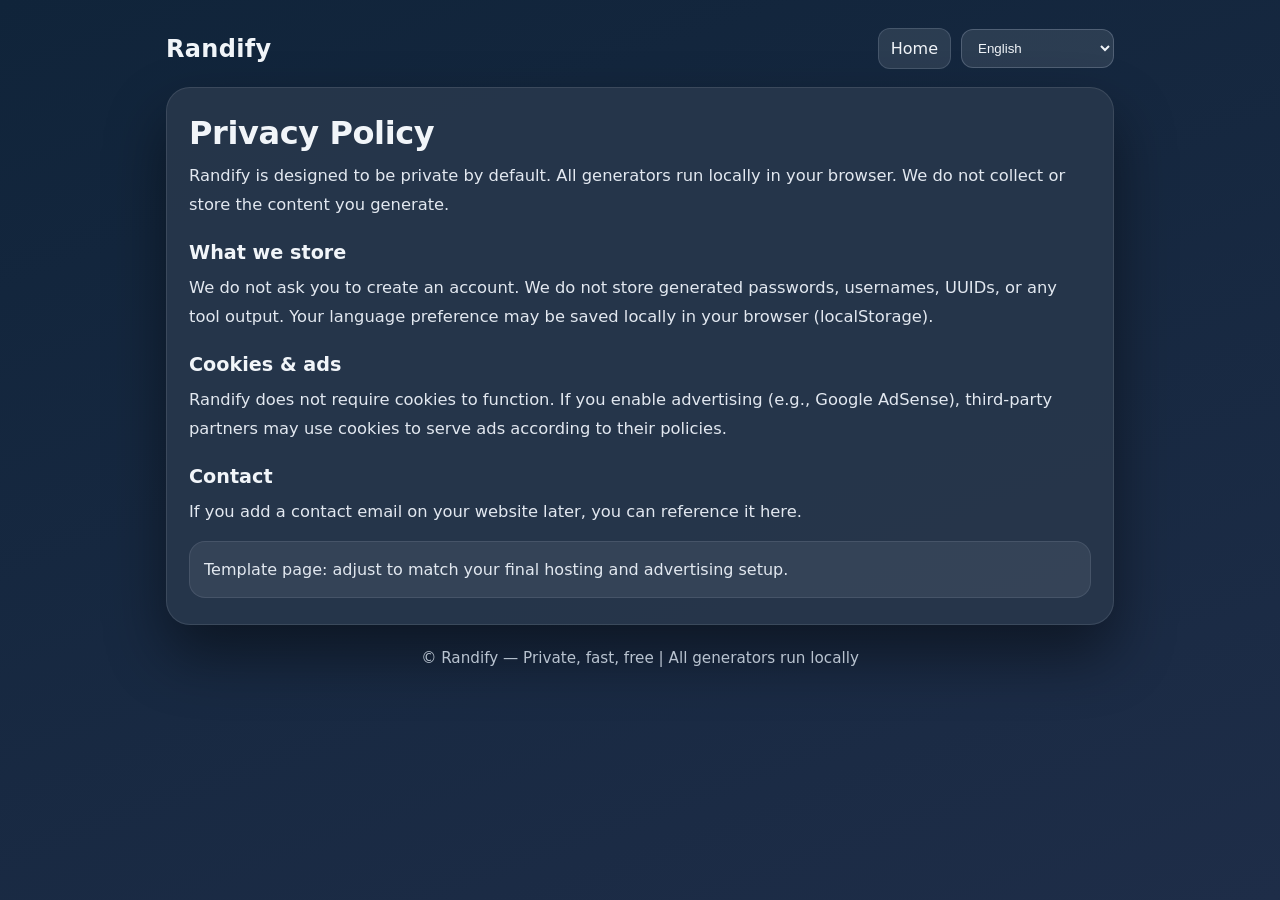
<file: legal/privacy.html>
<!doctype html>
<html lang="en">
<head>
<meta charset="utf-8">
<meta name="viewport" content="width=device-width,initial-scale=1">
<title>Randify — Privacy Policy</title>

<style>
  /* ✅ HARD FIX: force dark background even if no CSS loads */
  *{box-sizing:border-box;margin:0;padding:0}
  body{
    font-family:system-ui,-apple-system,BlinkMacSystemFont,sans-serif;
    min-height:100vh;
    color:#f1f5f9;
    background:#0b1220; /* fallback if canvas fails */
    overflow-x:hidden;
  }

  /* ✅ same vibe as homepage */
  #bg{
    position:fixed; inset:0; z-index:-1;
    background: linear-gradient(160deg,#10243a,#1e2d48);
  }

  .wrap{
    max-width:980px;
    margin:0 auto;
    padding:28px 16px 70px;
    display:flex;
    flex-direction:column;
    gap:18px;
  }

  .top{
    display:flex;
    justify-content:space-between;
    align-items:center;
    gap:12px;
    flex-wrap:wrap;
  }

  .brand{
    font-weight:800;
    font-size:1.5rem;
    letter-spacing:.3px;
  }

  .actions{
    display:flex;
    gap:10px;
    flex-wrap:wrap;
    align-items:center;
    justify-content:flex-end;
  }

  a.btn{
    text-decoration:none;
    color:#f1f5f9;
    padding:10px 12px;
    border-radius:12px;
    background: rgba(255,255,255,0.10);
    border:1px solid rgba(148,163,184,0.25);
  }
  a.btn:hover{ background: rgba(255,255,255,0.14); }

  select{
    background: rgba(255,255,255,0.10);
    border:1px solid rgba(148,163,184,0.35);
    color:#f1f5f9;
    padding:10px 12px;
    border-radius:12px;
    outline:none;
  }
  select option{ color:#0b1220; }

  /* ✅ Card is opaque enough to be readable on any background */
  .card{
    background: rgba(40,55,75,0.92);
    border:1px solid rgba(255,255,255,0.10);
    border-radius:24px;
    padding:26px 22px;
    box-shadow:0 30px 60px rgba(0,0,0,0.45);
  }

  h1{font-size:2rem; letter-spacing:-0.4px; margin-bottom:10px;}
  h2{font-size:1.2rem; margin:22px 0 10px;}
  p, li{color:#e2e8f0; line-height:1.75; font-size:1.02rem;}
  ul{margin:10px 0 10px 20px;}
  .notice{
    margin-top:14px;
    padding:14px;
    border-radius:16px;
    background: rgba(255,255,255,0.07);
    border:1px solid rgba(148,163,184,0.18);
    color:#e2e8f0;
    line-height:1.7;
  }
  .footer{
    text-align:center;
    color:#cbd5e1;
    font-size:.95rem;
    opacity:.9;
    margin-top:6px;
  }

  @media(max-width:520px){
    .card{padding:20px 16px; border-radius:20px;}
    h1{font-size:1.65rem;}
  }
</style>
</head>
<body>

<div id="bg" aria-hidden="true"></div>

<main class="wrap">
  <header class="top">
    <div class="brand">Randify</div>
    <div class="actions">
      <a id="homeLink" class="btn" href="../index.html">Home</a>
      <select id="langSelect" aria-label="Language">
        <option value="en">English</option><option value="zh">中文</option><option value="hi">हिन्दी</option>
        <option value="es">Español</option><option value="fr">Français</option><option value="ar">العربية</option>
        <option value="bn">বাংলা</option><option value="ru">Русский</option><option value="pt">Português</option><option value="id">Bahasa Indonesia</option>
      </select>
    </div>
  </header>

  <section class="card">
    <h1>Privacy Policy</h1>

    <p>
      Randify is designed to be private by default. All generators run locally in your browser.
      We do not collect or store the content you generate.
    </p>

    <h2>What we store</h2>
    <p>
      We do not ask you to create an account. We do not store generated passwords, usernames, UUIDs, or any tool output.
      Your language preference may be saved locally in your browser (localStorage).
    </p>

    <h2>Cookies & ads</h2>
    <p>
      Randify does not require cookies to function. If you enable advertising (e.g., Google AdSense),
      third-party partners may use cookies to serve ads according to their policies.
    </p>

    <h2>Contact</h2>
    <p>
      If you add a contact email on your website later, you can reference it here.
    </p>

    <div class="notice">
      Template page: adjust to match your final hosting and advertising setup.
    </div>
  </section>

  <div class="footer">© Randify — Private, fast, free | All generators run locally</div>
</main>

<script src="../shared/lang.js"></script>
<script src="../shared/i18n.js"></script>
<script>
  // keep lang in links even if i18n texts aren't used yet
  (function(){
    const params = new URLSearchParams(location.search);
    const urlLang = params.get("lang");
    const saved = localStorage.getItem("randifyLang");
    const lang = urlLang || saved || "en";
    localStorage.setItem("randifyLang", lang);

    const sel = document.getElementById("langSelect");
    if (sel) sel.value = lang;

    const home = document.getElementById("homeLink");
    if(home){
      const base = "../index.html";
      home.href = base + "?lang=" + encodeURIComponent(lang);
    }

    sel && sel.addEventListener("change", ()=>{
      const l = sel.value;
      localStorage.setItem("randifyLang", l);
      const u = new URL(location.href);
      u.searchParams.set("lang", l);
      location.href = u.toString();
    });

    if(lang === "ar") document.body.dir = "rtl";
  })();
</script>
</body>
</html>
</file>
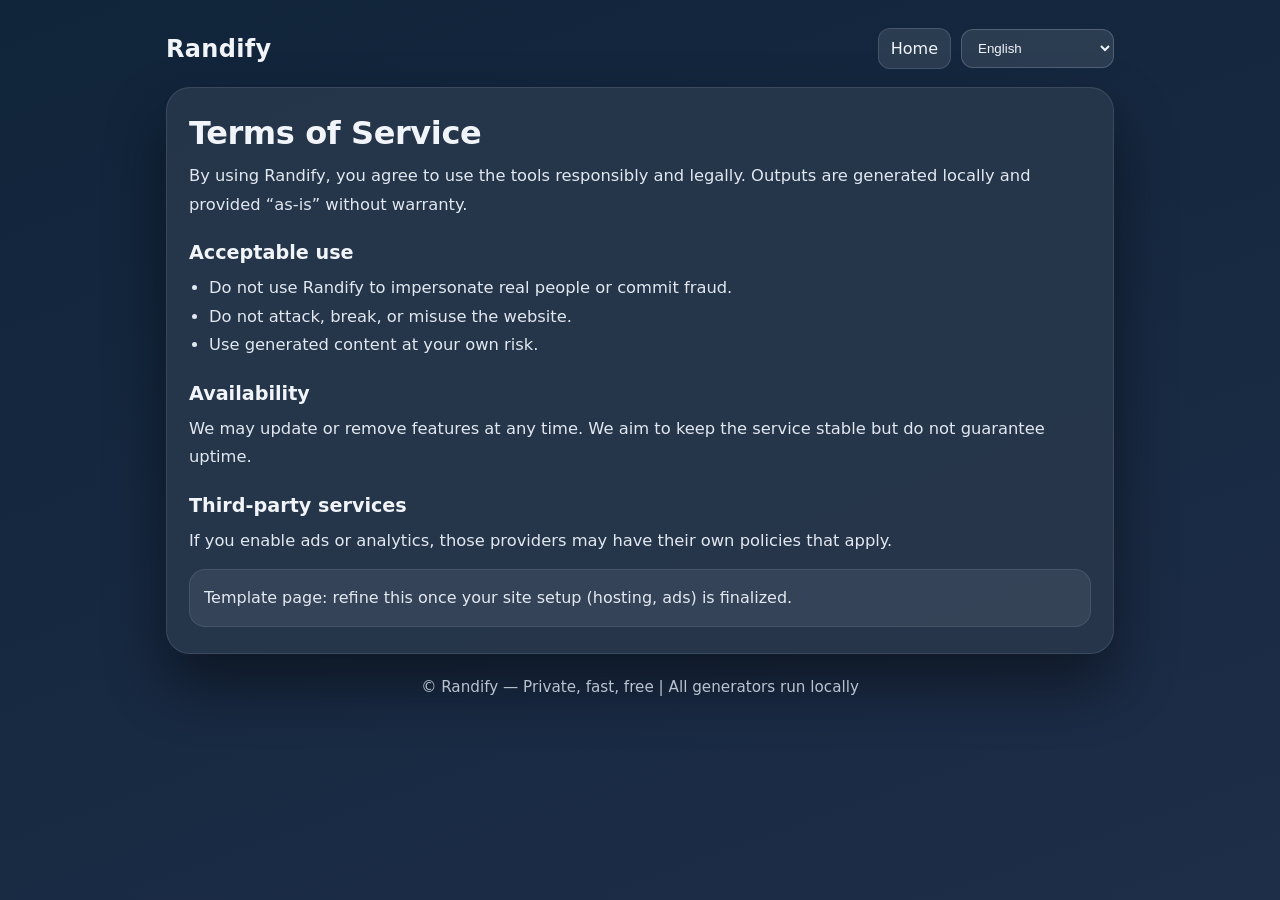
<file: legal/terms.html>
<!doctype html>
<html lang="en">
<head>
<meta charset="utf-8">
<meta name="viewport" content="width=device-width,initial-scale=1">
<title>Randify — Terms of Service</title>
<style>
  *{box-sizing:border-box;margin:0;padding:0}
  body{font-family:system-ui,-apple-system,BlinkMacSystemFont,sans-serif;min-height:100vh;color:#f1f5f9;background:#0b1220;overflow-x:hidden}
  #bg{position:fixed;inset:0;z-index:-1;background:linear-gradient(160deg,#10243a,#1e2d48)}
  .wrap{max-width:980px;margin:0 auto;padding:28px 16px 70px;display:flex;flex-direction:column;gap:18px}
  .top{display:flex;justify-content:space-between;align-items:center;gap:12px;flex-wrap:wrap}
  .brand{font-weight:800;font-size:1.5rem;letter-spacing:.3px}
  .actions{display:flex;gap:10px;flex-wrap:wrap;align-items:center;justify-content:flex-end}
  a.btn{text-decoration:none;color:#f1f5f9;padding:10px 12px;border-radius:12px;background:rgba(255,255,255,0.10);border:1px solid rgba(148,163,184,0.25)}
  a.btn:hover{background:rgba(255,255,255,0.14)}
  select{background:rgba(255,255,255,0.10);border:1px solid rgba(148,163,184,0.35);color:#f1f5f9;padding:10px 12px;border-radius:12px;outline:none}
  select option{color:#0b1220}
  .card{background:rgba(40,55,75,0.92);border:1px solid rgba(255,255,255,0.10);border-radius:24px;padding:26px 22px;box-shadow:0 30px 60px rgba(0,0,0,0.45)}
  h1{font-size:2rem;letter-spacing:-0.4px;margin-bottom:10px}
  h2{font-size:1.2rem;margin:22px 0 10px}
  p,li{color:#e2e8f0;line-height:1.75;font-size:1.02rem}
  ul{margin:10px 0 10px 20px}
  .notice{margin-top:14px;padding:14px;border-radius:16px;background:rgba(255,255,255,0.07);border:1px solid rgba(148,163,184,0.18);color:#e2e8f0;line-height:1.7}
  .footer{text-align:center;color:#cbd5e1;font-size:.95rem;opacity:.9;margin-top:6px}
  @media(max-width:520px){.card{padding:20px 16px;border-radius:20px}h1{font-size:1.65rem}}
</style>
</head>
<body>
<div id="bg" aria-hidden="true"></div>

<main class="wrap">
  <header class="top">
    <div class="brand">Randify</div>
    <div class="actions">
      <a id="homeLink" class="btn" href="../index.html">Home</a>
      <select id="langSelect" aria-label="Language">
        <option value="en">English</option><option value="zh">中文</option><option value="hi">हिन्दी</option>
        <option value="es">Español</option><option value="fr">Français</option><option value="ar">العربية</option>
        <option value="bn">বাংলা</option><option value="ru">Русский</option><option value="pt">Português</option><option value="id">Bahasa Indonesia</option>
      </select>
    </div>
  </header>

  <section class="card">
    <h1>Terms of Service</h1>
    <p>
      By using Randify, you agree to use the tools responsibly and legally.
      Outputs are generated locally and provided “as-is” without warranty.
    </p>

    <h2>Acceptable use</h2>
    <ul>
      <li>Do not use Randify to impersonate real people or commit fraud.</li>
      <li>Do not attack, break, or misuse the website.</li>
      <li>Use generated content at your own risk.</li>
    </ul>

    <h2>Availability</h2>
    <p>
      We may update or remove features at any time. We aim to keep the service stable but do not guarantee uptime.
    </p>

    <h2>Third-party services</h2>
    <p>
      If you enable ads or analytics, those providers may have their own policies that apply.
    </p>

    <div class="notice">
      Template page: refine this once your site setup (hosting, ads) is finalized.
    </div>
  </section>

  <div class="footer">© Randify — Private, fast, free | All generators run locally</div>
</main>

<script src="../shared/lang.js"></script>
<script src="../shared/i18n.js"></script>
<script>
(function(){
  const params=new URLSearchParams(location.search);
  const urlLang=params.get("lang");
  const saved=localStorage.getItem("randifyLang");
  const lang=urlLang||saved||"en";
  localStorage.setItem("randifyLang",lang);
  const sel=document.getElementById("langSelect"); if(sel) sel.value=lang;
  const home=document.getElementById("homeLink"); if(home) home.href="../index.html?lang="+encodeURIComponent(lang);
  sel && sel.addEventListener("change",()=>{const l=sel.value;localStorage.setItem("randifyLang",l);const u=new URL(location.href);u.searchParams.set("lang",l);location.href=u.toString();});
  if(lang==="ar") document.body.dir="rtl";
})();
</script>
</body>
</html>
</file>
<file: style.css>
/* RESET */
* {
  margin:0;
  padding:0;
  box-sizing:border-box;
}

body {
  font-family: system-ui, -apple-system, BlinkMacSystemFont, sans-serif;
  min-height:100vh;
  color:#f1f5f9;
  overflow-x:hidden;
  position: relative;
}

/* RTL support (Arabic) */
body.rtl {
  direction: rtl;
}
body.rtl .nav a { margin: 0 0 0 14px; }
body.rtl .language { margin-left: 0; }

/* CANVAS BACKGROUND */
#background {
  position: fixed;
  inset:0;
  z-index:-1;
  background: linear-gradient(160deg,#10243a,#1e2d48);
}

/* TOPBAR */
.topbar {
  max-width:1400px;
  margin:auto;
  padding:24px 20px;
  display:flex;
  justify-content:space-between;
  align-items:center;
  position:relative;
  z-index:2;
}

.logo {
  font-weight:800;
  font-size:1.85rem;
  letter-spacing:0.4px;
}

.nav a {
  color:#cbd5e1;
  margin:0 14px;
  text-decoration:none;
  font-size:1rem;
}
.nav a:hover { color:#ffffff; }

.language select {
  background: rgba(255,255,255,0.08);
  border: 1px solid rgba(148,163,184,0.35);
  color:#f1f5f9;
  padding: 10px 12px;
  border-radius: 10px;
  cursor:pointer;
  outline: none;
}
.language select option { color:#0b1220; }

/* PAGE */
.page {
  max-width:1400px;
  margin:auto;
  padding:90px 20px 70px;
  display:flex;
  flex-direction:column;
  gap:80px;
}

/* HERO */
.hero {
  text-align:center;
  max-width: 980px;
  margin: 0 auto;
}
.hero h1 {
  font-size:3.3rem;
  margin-bottom:16px;
  letter-spacing: -0.5px;
}
.hero p {
  color:#cbd5e1;
  font-size:1.15rem;
  line-height:1.65;
}
.hero-note {
  margin-top: 16px;
  display:inline-block;
  padding: 8px 14px;
  border-radius: 999px;
  background: rgba(255,255,255,0.08);
  border: 1px solid rgba(148,163,184,0.25);
  color:#e2e8f0;
  font-size:0.9rem;
}

/* GRID */
.generators-grid {
  display:grid;
  grid-template-columns:repeat(auto-fit,minmax(260px,1fr));
  gap:28px;
  margin-top: 10px;
}

.gen-card {
  background: rgba(40,55,75,0.92);
  padding:36px 24px;
  border-radius:24px;
  text-align:center;
  text-decoration:none;
  color:#f1f5f9;
  box-shadow:0 30px 60px rgba(0,0,0,0.45);
  transition: transform 0.25s ease, background 0.25s ease;
  border: 1px solid rgba(255,255,255,0.08);
}

.gen-card:hover {
  background: rgba(59,130,246,0.95);
  transform:translateY(-6px);
}

.gen-card h2 {
  font-size:1.55rem;
  margin-bottom:12px;
}
.gen-card p {
  font-size:1rem;
  color:#e2e8f0;
  opacity: 0.92;
  line-height: 1.5;
}

/* SEO NOTE (new section, safe) */
.seo-note{
  max-width: 1050px;
  margin: -30px auto 0;
  background: rgba(255,255,255,0.08);
  border: 1px solid rgba(255,255,255,0.10);
  padding: 28px 26px;
  border-radius: 22px;
  box-shadow: 0 18px 40px rgba(0,0,0,0.30);
  backdrop-filter: blur(10px);
}
.seo-note h2{
  font-size:1.4rem;
  margin-bottom:10px;
  color:#ffffff;
}
.seo-note p{
  color:#cbd5e1;
  line-height:1.7;
  font-size:1.02rem;
}

/* ABOUT / FEATURES */
.about, .features {
  max-width: 1050px;
  margin: auto;
  background: rgba(255,255,255,0.10);
  border: 1px solid rgba(255,255,255,0.12);
  padding:52px 42px;
  border-radius:26px;
  line-height:1.85;
  color:#f1f5f9;
  box-shadow: 0 18px 50px rgba(0,0,0,0.35);
  backdrop-filter: blur(10px);
}

.about h2, .features h2 {
  font-size:2.1rem;
  margin-bottom:16px;
  color:#ffffff;
}

.about p {
  color:#e2e8f0;
  font-size:1.05rem;
}

.features ul {
  list-style: disc inside;
  margin-top: 10px;
}

.features li {
  margin-bottom: 12px;
  font-size: 1.05rem;
  color:#e0e7ff;
}

/* FOOTER */
.footer {
  text-align:center;
  padding:50px 20px;
  color:#cbd5e1;
  font-size:0.95rem;
  opacity: 0.9;
}
.footer-links{
  margin-top:10px;
  display:flex;
  gap:18px;
  justify-content:center;
  flex-wrap:wrap;
}
.footer-links a{
  color:#cbd5e1;
  text-decoration:none;
}
.footer-links a:hover{ color:#ffffff; }

/* Skip link (accessibility) */
.skip-link{
  position:absolute;
  left:-999px;
  top:10px;
  background:#ffffff;
  color:#0b1220;
  padding:10px 14px;
  border-radius:12px;
  z-index:9999;
  text-decoration:none;
  font-weight:700;
}
.skip-link:focus{ left:12px; }

/* Gentle entry animation (layout-safe) */
@keyframes randifyFade {
  from { opacity:0; transform: translateY(8px); }
  to { opacity:1; transform: translateY(0); }
}
.hero, .generators-grid, .seo-note, .about, .features{
  animation: randifyFade .35s ease both;
}

/* RESPONSIVE */
@media (max-width: 900px) {
  .hero h1 { font-size: 2.6rem; }
  .page { padding: 70px 18px 60px; gap: 70px; }
  .about, .features { padding: 44px 26px; }
  .seo-note{ margin: -20px auto 0; }
}

@media (max-width: 720px){
  .topbar{
    flex-wrap:wrap;
    gap:14px;
    padding:18px 16px;
  }
  .nav{
    width:100%;
    display:flex;
    flex-wrap:wrap;
    gap:10px;
    justify-content:center;
  }
  .nav a{ margin:0 8px; }
  .language{ margin-left:auto; }
}

@media (max-width: 520px) {
  .hero h1 { font-size: 2.15rem; }
  .hero p { font-size: 1.02rem; }
  .generators-grid { gap: 18px; }
  .gen-card { padding: 28px 18px; border-radius: 20px; }
  .about, .features { padding: 36px 18px; border-radius: 20px; }
  .seo-note{ padding: 22px 18px; border-radius: 18px; }
}
</file>
<file: generators/generators-base.css>
/* /generators/generators-base.css */

/* ✅ IMPORTANT: put generator background layers OUT of normal flow */
#particles{
  position: fixed;
  inset: 0;
  width: 100%;
  height: 100%;
  z-index: -1;
  pointer-events: none;
  display:block;
}

/* (bg-layer is already fixed in theme css, but keep it safe) */
#bg-layer{
  position: fixed;
  inset: 0;
  z-index: -2;
}

/* Hard override: generator pages must NOT inherit huge spacing from /style.css */
.page{
  max-width:1100px !important;
  margin:auto !important;
  padding:22px 20px 60px !important;
  display:flex !important;
  flex-direction:column !important;
  gap:22px !important;
}

/* Header card */
.header-card{
  background:rgba(255,255,255,0.09);
  border:1px solid rgba(255,255,255,0.12);
  padding:22px;
  border-radius:24px;
  backdrop-filter: blur(10px);
  box-shadow:0 18px 50px rgba(0,0,0,0.35);
}
.header-card h1{font-size:2.05rem; margin-bottom:8px; letter-spacing:-0.4px;}
.header-card p{color:#cbd5e1; line-height:1.65; font-size:1.02rem;}

/* Tool layout */
.tool{
  display:grid;
  grid-template-columns:1.1fr 0.9fr;
  gap:22px;
}
@media (max-width:900px){
  .tool{grid-template-columns:1fr;}
}

/* Panels */
.panel{
  background:rgba(40,55,75,0.92);
  border:1px solid rgba(255,255,255,0.10);
  border-radius:24px;
  padding:24px;
  box-shadow:0 30px 60px rgba(0,0,0,0.45);
}
.panel h2{font-size:1.25rem; margin-bottom:14px;}

/* Controls */
.controls{display:flex; flex-direction:column; gap:14px;}
.row{display:flex; gap:12px; flex-wrap:wrap; align-items:center;}
label{color:#e2e8f0; font-size:0.95rem;}

input[type="number"], input[type="text"], textarea, select{
  padding:10px 12px;
  border-radius:12px;
  border:1px solid rgba(148,163,184,0.35);
  background: rgba(255,255,255,0.08);
  color:#f1f5f9;
  outline:none;
}
textarea{width:100%; min-height:110px; resize:vertical;}
input[type="text"]{width:100%;}
input[type="number"]{width:120px;}

.switch{
  display:flex; gap:10px; align-items:center;
  padding:10px 12px; border-radius:14px;
  border:1px solid rgba(148,163,184,0.25);
  background:rgba(255,255,255,0.06);
}
.switch input{transform:scale(1.1);}

.hint{color:#cbd5e1; font-size:0.92rem; line-height:1.55; opacity:0.95; margin-top:6px;}
.small{color:#cbd5e1; font-size:0.9rem; line-height:1.6;}

.actions{display:flex; gap:12px; flex-wrap:wrap; margin-top:8px;}
button{
  border:none; padding:12px 14px; border-radius:14px; cursor:pointer;
  font-weight:650; color:#0b1220; background:var(--accent,#38bdf8);
  transition:transform .15s ease, opacity .15s ease;
}
button:hover{transform:translateY(-1px); opacity:0.95;}
button.secondary{
  background:rgba(255,255,255,0.10);
  color:#f1f5f9;
  border:1px solid rgba(255,255,255,0.14);
}

/* Output */
.output{display:flex; flex-direction:column; gap:12px;}
.output-box{
  padding:14px; border-radius:16px;
  background:rgba(255,255,255,0.07);
  border:1px solid rgba(148,163,184,0.25);
  font-family: ui-monospace, SFMono-Regular, Menlo, Monaco, Consolas, "Liberation Mono","Courier New", monospace;
  font-size:1.05rem; word-break:break-all;
}

/* Other generators */
.other{margin-top:4px;}
.other h2{font-size:1.25rem; margin-bottom:14px; color:#fff;}
.other-grid{display:grid; grid-template-columns:repeat(auto-fit,minmax(210px,1fr)); gap:14px;}
.other a{
  text-decoration:none; padding:14px; border-radius:18px;
  background:rgba(255,255,255,0.08);
  border:1px solid rgba(255,255,255,0.10);
  transition:transform .2s ease, background .2s ease;
}
.other a:hover{transform:translateY(-4px); background:rgba(59,130,246,0.26);}
.other .t{font-weight:750; color:#f1f5f9;}
.other .d{color:#cbd5e1; font-size:0.92rem; margin-top:6px; line-height:1.4;}

.notice{
  margin-top:10px;
  padding:12px 14px;
  border-radius:16px;
  background:rgba(255,255,255,0.07);
  border:1px solid rgba(148,163,184,0.18);
  color:#e2e8f0;
  line-height:1.6;
  font-size:0.95rem;
}
</file>
<file: generators/themes/password.css>
/* /generators/themes/password.css */
:root{
  --accent:#38bdf8; /* sky */
}

#bg-layer{
  background: radial-gradient(1100px 700px at 10% 10%, rgba(56,189,248,0.18), transparent 55%),
              radial-gradient(900px 600px at 90% 30%, rgba(99,102,241,0.16), transparent 60%),
              linear-gradient(160deg,#0b1220,#1e2d48);
}

.badge{
  display:inline-block;
  margin-left:10px;
  padding:6px 10px;
  border-radius:999px;
  font-size:0.85rem;
  background: rgba(56,189,248,0.14);
  border: 1px solid rgba(56,189,248,0.25);
  color:#e2e8f0;
}

.strength-strip{
  margin-top:14px;
  height:10px;
  border-radius:999px;
  background: rgba(255,255,255,0.08);
  border:1px solid rgba(148,163,184,0.18);
  overflow:hidden;
}
.strength-bar{
  height:100%;
  width:0%;
  background: rgba(56,189,248,0.95);
  border-radius:999px;
  transition: width .25s ease;
}

.chip{
  padding:8px 10px;
  border-radius:999px;
  border:1px solid rgba(148,163,184,0.22);
  background: rgba(255,255,255,0.08);
  min-width:44px;
  text-align:center;
}

.pw-output{
  position:relative;
}
.mini{
  position:absolute;
  right:10px;
  top:10px;
  padding:8px 10px;
  border-radius:12px;
  border:1px solid rgba(255,255,255,0.14);
  background: rgba(255,255,255,0.10);
  color:#f1f5f9;
  cursor:pointer;
}
.mini:hover{ background: rgba(255,255,255,0.14); }

.meter{
  padding:14px;
  border-radius:18px;
  background: rgba(255,255,255,0.06);
  border:1px solid rgba(148,163,184,0.18);
}
.meter-top{
  display:flex;
  justify-content:space-between;
  align-items:center;
  gap:10px;
  margin-bottom:10px;
}
.meter-title{font-weight:750; color:#f1f5f9;}
.meter-badge{
  padding:6px 10px;
  border-radius:999px;
  border:1px solid rgba(56,189,248,0.25);
  background: rgba(56,189,248,0.14);
  color:#e2e8f0;
  font-weight:700;
  font-size:0.9rem;
}

.meter-track{
  height:10px;
  border-radius:999px;
  background: rgba(255,255,255,0.08);
  border:1px solid rgba(148,163,184,0.18);
  overflow:hidden;
}
.meter-fill{
  height:100%;
  width:0%;
  background: rgba(56,189,248,0.95);
  border-radius:999px;
  transition: width .25s ease;
}
</file>
<file: generators/themes/username.css>
:root{--accent:#22c55e;}
#bg-layer{position:fixed; inset:0; z-index:-1; background:
radial-gradient(900px 700px at 20% 15%, rgba(34,197,94,0.18), transparent 55%),
radial-gradient(900px 700px at 80% 25%, rgba(16,185,129,0.16), transparent 55%),
linear-gradient(160deg,#0b1f1a,#103a2b);}
.badge{font-size:.78rem;padding:5px 10px;border-radius:999px;background:rgba(255,255,255,.08);border:1px solid rgba(148,163,184,.25);color:#e2e8f0;}
</file>
